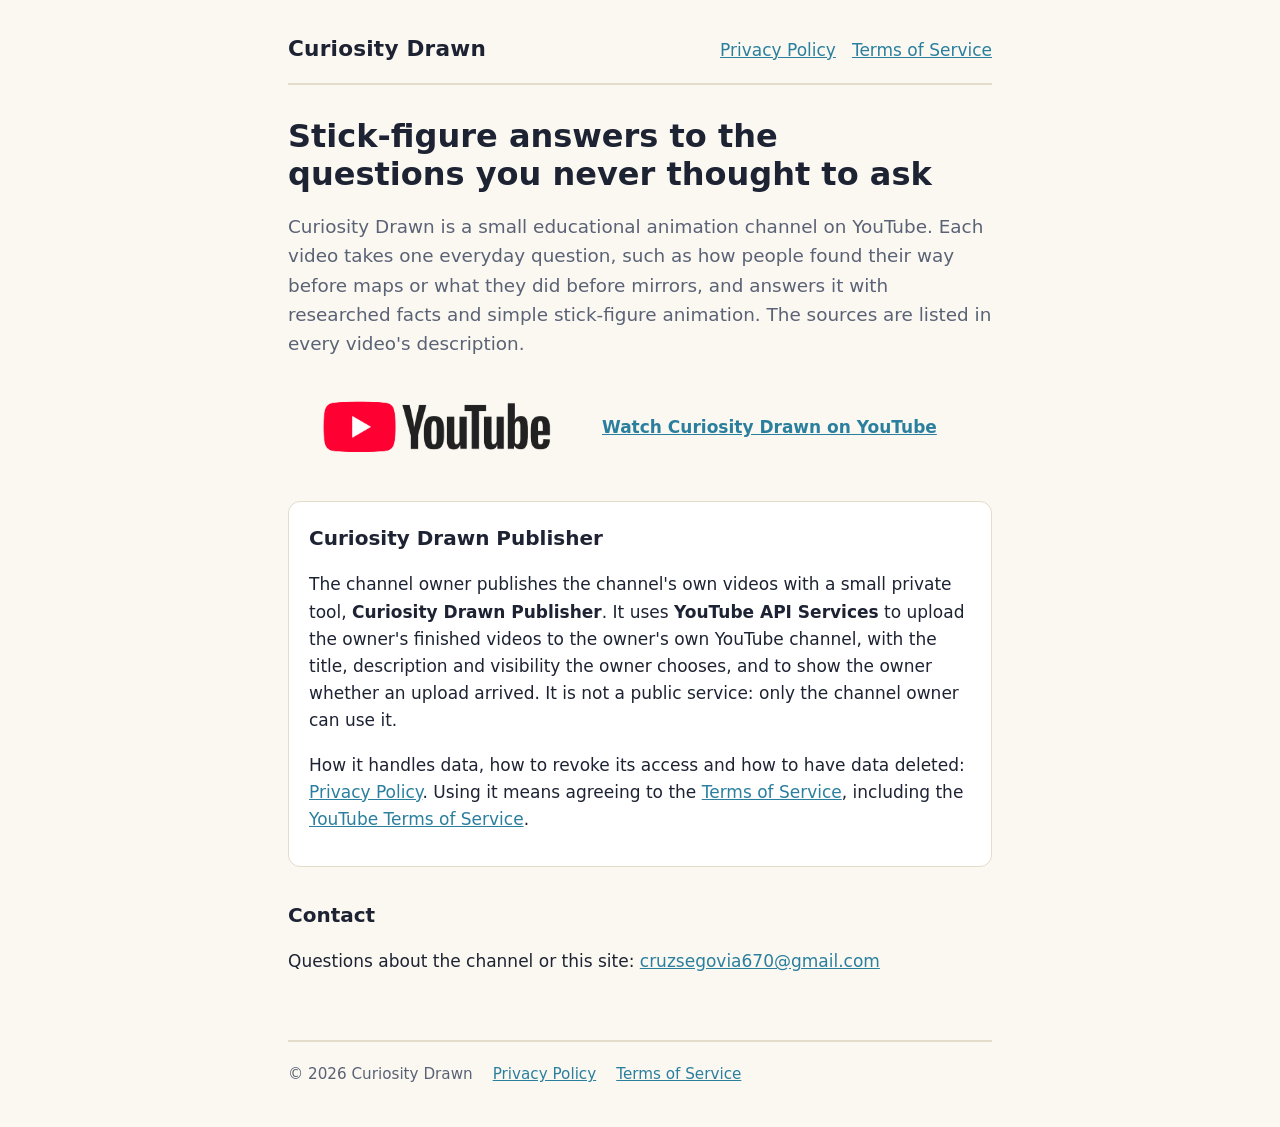
<file: index.html>
<!doctype html>
<html lang="en">
<head>
  <meta charset="utf-8">
  <meta name="viewport" content="width=device-width, initial-scale=1">
  <title>Curiosity Drawn</title>
  <meta name="description" content="Curiosity Drawn: short, researched stick-figure animations that answer everyday curiosity questions.">
  <link rel="stylesheet" href="style.css">
</head>
<body>
<header>
  <a class="brand" href="index.html">Curiosity Drawn</a>
  <nav aria-label="Site">
    <a href="privacy.html">Privacy Policy</a>
    <a href="terms.html">Terms of Service</a>
  </nav>
</header>
<main>
  <h1>Stick-figure answers to the questions you never thought to ask</h1>
  <p class="lede">Curiosity Drawn is a small educational animation channel on YouTube. Each video takes one everyday question, such as how people found their way before maps or what they did before mirrors, and answers it with researched facts and simple stick-figure animation. The sources are listed in every video's description.</p>

  <!-- Official, unmodified YouTube full-color logo from https://brand.youtube/youtube-logo (youtube-logo.zip, "Digital / 01 Full Color").
       The PNGs include YouTube's clear space; shown 100px tall (the minimum digital height), Almost Black wordmark on light, White on dark. -->
  <div class="yt">
    <a class="yt-logo" href="https://www.youtube.com/channel/UCSdVaSz_TK7dCGilqfeXdrA">
      <picture>
        <source srcset="assets/youtube_logo_white.png" media="(prefers-color-scheme: dark)">
        <img src="assets/youtube_logo.png" alt="Curiosity Drawn on YouTube" width="298" height="100">
      </picture>
    </a>
    <a class="yt-text" href="https://www.youtube.com/channel/UCSdVaSz_TK7dCGilqfeXdrA">Watch Curiosity Drawn on YouTube</a>
  </div>

  <div class="card">
    <h2>Curiosity Drawn Publisher</h2>
    <p>The channel owner publishes the channel's own videos with a small private tool, <strong>Curiosity Drawn Publisher</strong>. It uses <strong>YouTube API Services</strong> to upload the owner's finished videos to the owner's own YouTube channel, with the title, description and visibility the owner chooses, and to show the owner whether an upload arrived. It is not a public service: only the channel owner can use it.</p>
    <p>How it handles data, how to revoke its access and how to have data deleted: <a href="privacy.html">Privacy Policy</a>. Using it means agreeing to the <a href="terms.html">Terms of Service</a>, including the <a href="https://www.youtube.com/t/terms">YouTube Terms of Service</a>.</p>
  </div>

  <h2>Contact</h2>
  <p>Questions about the channel or this site: <a href="mailto:cruzsegovia670@gmail.com">cruzsegovia670@gmail.com</a></p>
</main>
<footer>
  <span>© 2026 Curiosity Drawn</span>
  <a href="privacy.html">Privacy Policy</a>
  <a href="terms.html">Terms of Service</a>
</footer>
</body>
</html>
</file>
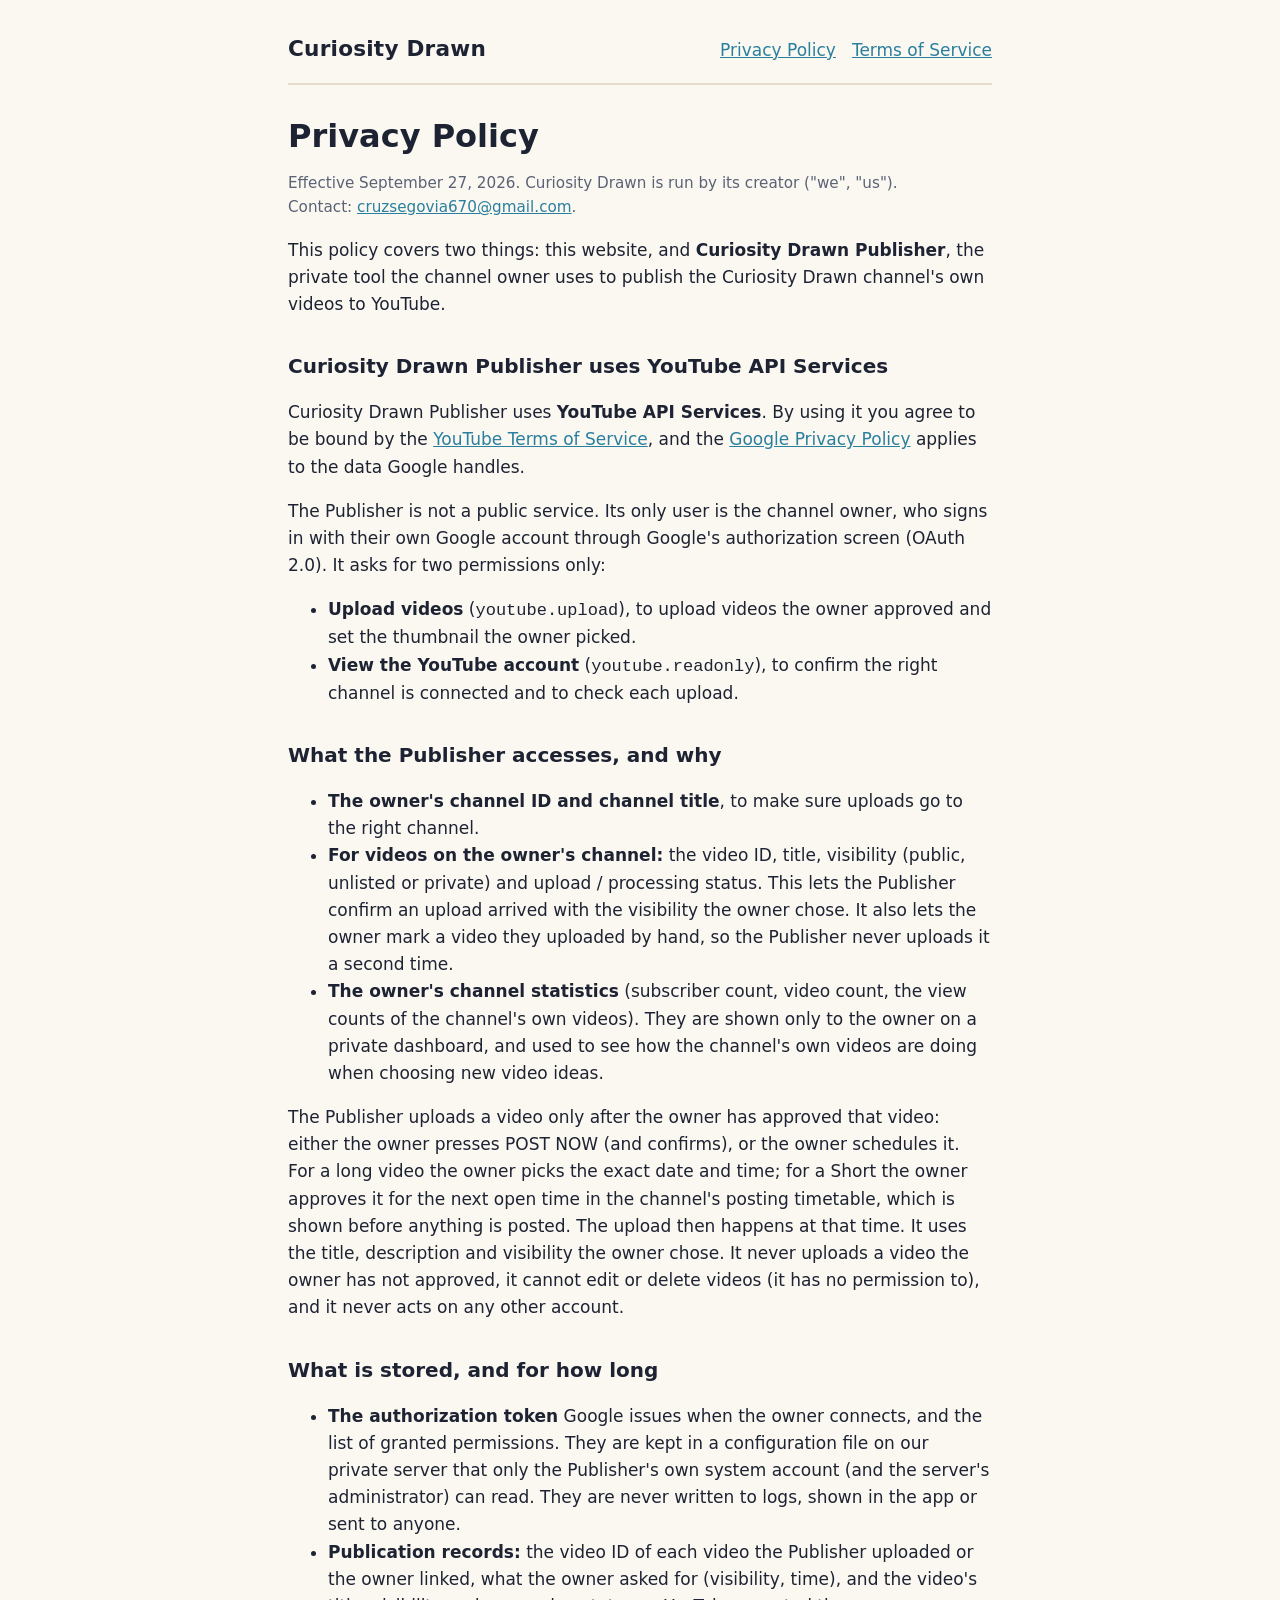
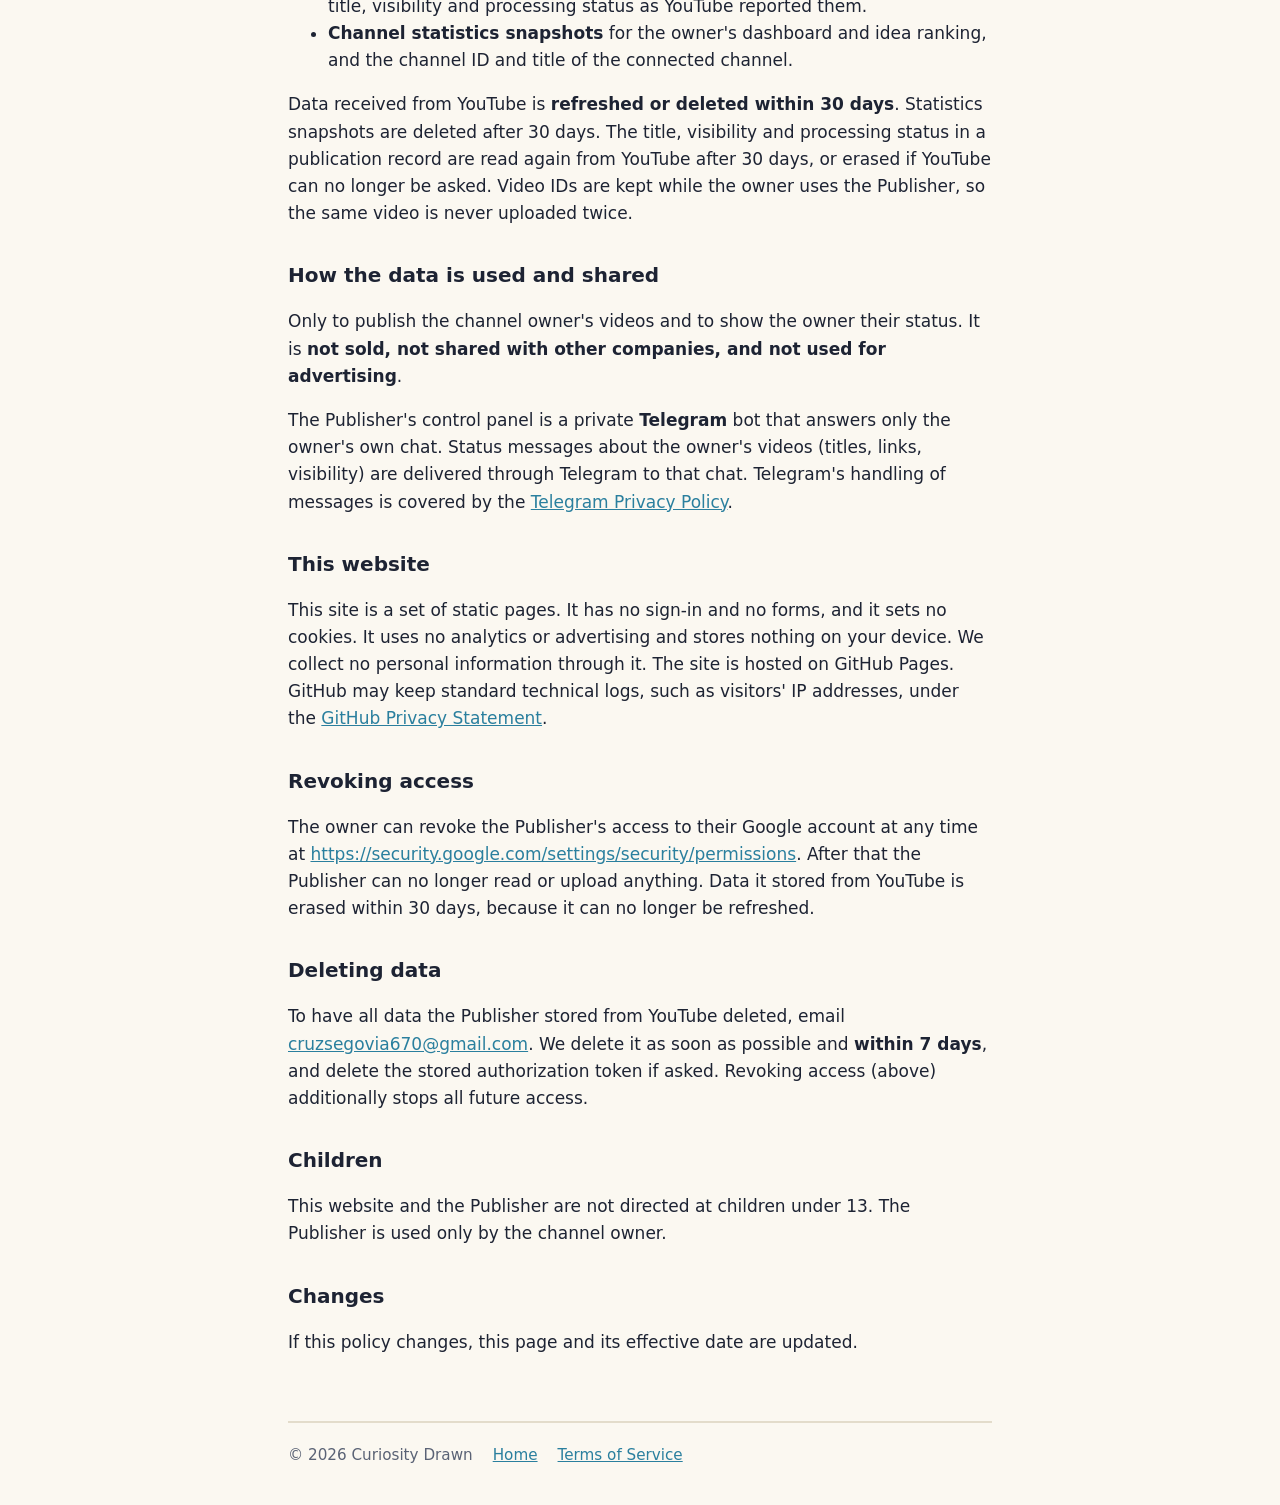
<file: privacy.html>
<!doctype html>
<html lang="en">
<head>
  <meta charset="utf-8">
  <meta name="viewport" content="width=device-width, initial-scale=1">
  <title>Curiosity Drawn Privacy Policy</title>
  <meta name="description" content="How Curiosity Drawn and its private publishing tool use YouTube API Services, what they store, and how to revoke access or delete data.">
  <link rel="stylesheet" href="style.css">
</head>
<body>
<header>
  <a class="brand" href="index.html">Curiosity Drawn</a>
  <nav aria-label="Site">
    <a href="privacy.html" aria-current="page">Privacy Policy</a>
    <a href="terms.html">Terms of Service</a>
  </nav>
</header>
<main>
  <h1>Privacy Policy</h1>
  <p class="meta">Effective September 27, 2026. Curiosity Drawn is run by its creator ("we", "us"). Contact: <a href="mailto:cruzsegovia670@gmail.com">cruzsegovia670@gmail.com</a>.</p>

  <p>This policy covers two things: this website, and <strong>Curiosity Drawn Publisher</strong>, the private tool the channel owner uses to publish the Curiosity Drawn channel's own videos to YouTube.</p>

  <h2 id="youtube-api-services">Curiosity Drawn Publisher uses YouTube API Services</h2>
  <p>Curiosity Drawn Publisher uses <strong>YouTube API Services</strong>. By using it you agree to be bound by the <a href="https://www.youtube.com/t/terms">YouTube Terms of Service</a>, and the <a href="http://www.google.com/policies/privacy">Google Privacy Policy</a> applies to the data Google handles.</p>
  <p>The Publisher is not a public service. Its only user is the channel owner, who signs in with their own Google account through Google's authorization screen (OAuth 2.0). It asks for two permissions only:</p>
  <ul>
    <li><strong>Upload videos</strong> (<code>youtube.upload</code>), to upload videos the owner approved and set the thumbnail the owner picked.</li>
    <li><strong>View the YouTube account</strong> (<code>youtube.readonly</code>), to confirm the right channel is connected and to check each upload.</li>
  </ul>

  <h2 id="data-accessed">What the Publisher accesses, and why</h2>
  <ul>
    <li><strong>The owner's channel ID and channel title</strong>, to make sure uploads go to the right channel.</li>
    <li><strong>For videos on the owner's channel:</strong> the video ID, title, visibility (public, unlisted or private) and upload / processing status. This lets the Publisher confirm an upload arrived with the visibility the owner chose. It also lets the owner mark a video they uploaded by hand, so the Publisher never uploads it a second time.</li>
    <li><strong>The owner's channel statistics</strong> (subscriber count, video count, the view counts of the channel's own videos). They are shown only to the owner on a private dashboard, and used to see how the channel's own videos are doing when choosing new video ideas.</li>
  </ul>
  <p>The Publisher uploads a video only after the owner has approved that video: either the owner presses POST NOW (and confirms), or the owner schedules it. For a long video the owner picks the exact date and time; for a Short the owner approves it for the next open time in the channel's posting timetable, which is shown before anything is posted. The upload then happens at that time. It uses the title, description and visibility the owner chose. It never uploads a video the owner has not approved, it cannot edit or delete videos (it has no permission to), and it never acts on any other account.</p>

  <h2 id="storage-and-retention">What is stored, and for how long</h2>
  <ul>
    <li><strong>The authorization token</strong> Google issues when the owner connects, and the list of granted permissions. They are kept in a configuration file on our private server that only the Publisher's own system account (and the server's administrator) can read. They are never written to logs, shown in the app or sent to anyone.</li>
    <li><strong>Publication records:</strong> the video ID of each video the Publisher uploaded or the owner linked, what the owner asked for (visibility, time), and the video's title, visibility and processing status as YouTube reported them.</li>
    <li><strong>Channel statistics snapshots</strong> for the owner's dashboard and idea ranking, and the channel ID and title of the connected channel.</li>
  </ul>
  <p>Data received from YouTube is <strong>refreshed or deleted within 30 days</strong>. Statistics snapshots are deleted after 30 days. The title, visibility and processing status in a publication record are read again from YouTube after 30 days, or erased if YouTube can no longer be asked. Video IDs are kept while the owner uses the Publisher, so the same video is never uploaded twice.</p>

  <h2 id="use-and-sharing">How the data is used and shared</h2>
  <p>Only to publish the channel owner's videos and to show the owner their status. It is <strong>not sold, not shared with other companies, and not used for advertising</strong>.</p>
  <p>The Publisher's control panel is a private <strong>Telegram</strong> bot that answers only the owner's own chat. Status messages about the owner's videos (titles, links, visibility) are delivered through Telegram to that chat. Telegram's handling of messages is covered by the <a href="https://telegram.org/privacy">Telegram Privacy Policy</a>.</p>

  <h2 id="this-website">This website</h2>
  <p>This site is a set of static pages. It has no sign-in and no forms, and it sets no cookies. It uses no analytics or advertising and stores nothing on your device. We collect no personal information through it. The site is hosted on GitHub Pages. GitHub may keep standard technical logs, such as visitors' IP addresses, under the <a href="https://docs.github.com/en/site-policy/privacy-policies/github-general-privacy-statement">GitHub Privacy Statement</a>.</p>

  <h2 id="revoking-access">Revoking access</h2>
  <p>The owner can revoke the Publisher's access to their Google account at any time at <a href="https://security.google.com/settings/security/permissions">https://security.google.com/settings/security/permissions</a>. After that the Publisher can no longer read or upload anything. Data it stored from YouTube is erased within 30 days, because it can no longer be refreshed.</p>

  <h2 id="deleting-data">Deleting data</h2>
  <p>To have all data the Publisher stored from YouTube deleted, email <a href="mailto:cruzsegovia670@gmail.com">cruzsegovia670@gmail.com</a>. We delete it as soon as possible and <strong>within 7 days</strong>, and delete the stored authorization token if asked. Revoking access (above) additionally stops all future access.</p>

  <h2 id="children">Children</h2>
  <p>This website and the Publisher are not directed at children under 13. The Publisher is used only by the channel owner.</p>

  <h2 id="changes">Changes</h2>
  <p>If this policy changes, this page and its effective date are updated.</p>
</main>
<footer>
  <span>© 2026 Curiosity Drawn</span>
  <a href="index.html">Home</a>
  <a href="terms.html">Terms of Service</a>
</footer>
</body>
</html>
</file>
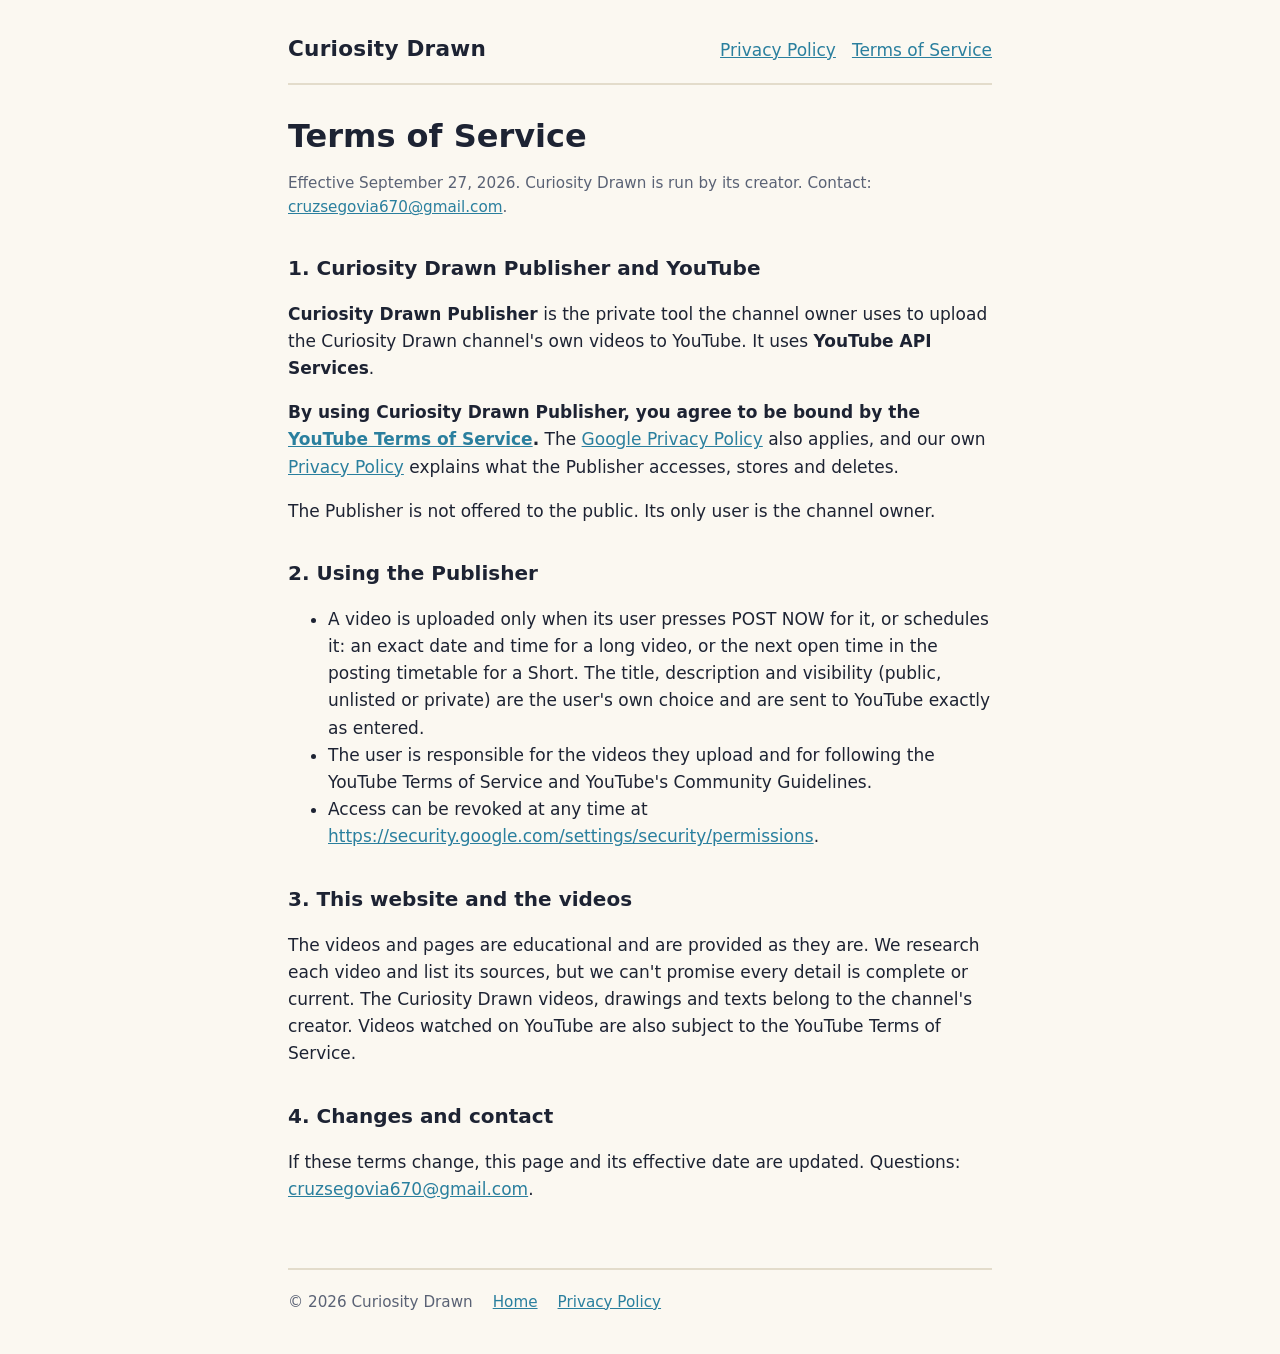
<file: terms.html>
<!doctype html>
<html lang="en">
<head>
  <meta charset="utf-8">
  <meta name="viewport" content="width=device-width, initial-scale=1">
  <title>Curiosity Drawn Terms of Service</title>
  <meta name="description" content="Terms for the Curiosity Drawn website and its private publishing tool, which uses YouTube API Services.">
  <link rel="stylesheet" href="style.css">
</head>
<body>
<header>
  <a class="brand" href="index.html">Curiosity Drawn</a>
  <nav aria-label="Site">
    <a href="privacy.html">Privacy Policy</a>
    <a href="terms.html" aria-current="page">Terms of Service</a>
  </nav>
</header>
<main>
  <h1>Terms of Service</h1>
  <p class="meta">Effective September 27, 2026. Curiosity Drawn is run by its creator. Contact: <a href="mailto:cruzsegovia670@gmail.com">cruzsegovia670@gmail.com</a>.</p>

  <h2 id="publisher-and-youtube">1. Curiosity Drawn Publisher and YouTube</h2>
  <p><strong>Curiosity Drawn Publisher</strong> is the private tool the channel owner uses to upload the Curiosity Drawn channel's own videos to YouTube. It uses <strong>YouTube API Services</strong>.</p>
  <p><strong>By using Curiosity Drawn Publisher, you agree to be bound by the <a href="https://www.youtube.com/t/terms">YouTube Terms of Service</a>.</strong> The <a href="http://www.google.com/policies/privacy">Google Privacy Policy</a> also applies, and our own <a href="privacy.html">Privacy Policy</a> explains what the Publisher accesses, stores and deletes.</p>
  <p>The Publisher is not offered to the public. Its only user is the channel owner.</p>

  <h2 id="using-the-publisher">2. Using the Publisher</h2>
  <ul>
    <li>A video is uploaded only when its user presses POST NOW for it, or schedules it: an exact date and time for a long video, or the next open time in the posting timetable for a Short. The title, description and visibility (public, unlisted or private) are the user's own choice and are sent to YouTube exactly as entered.</li>
    <li>The user is responsible for the videos they upload and for following the YouTube Terms of Service and YouTube's Community Guidelines.</li>
    <li>Access can be revoked at any time at <a href="https://security.google.com/settings/security/permissions">https://security.google.com/settings/security/permissions</a>.</li>
  </ul>

  <h2 id="website-and-videos">3. This website and the videos</h2>
  <p>The videos and pages are educational and are provided as they are. We research each video and list its sources, but we can't promise every detail is complete or current. The Curiosity Drawn videos, drawings and texts belong to the channel's creator. Videos watched on YouTube are also subject to the YouTube Terms of Service.</p>

  <h2 id="changes-and-contact">4. Changes and contact</h2>
  <p>If these terms change, this page and its effective date are updated. Questions: <a href="mailto:cruzsegovia670@gmail.com">cruzsegovia670@gmail.com</a>.</p>
</main>
<footer>
  <span>© 2026 Curiosity Drawn</span>
  <a href="index.html">Home</a>
  <a href="privacy.html">Privacy Policy</a>
</footer>
</body>
</html>
</file>
<file: style.css>
/* Curiosity Drawn - static public pages (homepage, privacy policy, terms). No scripts, no cookies, no trackers. */
:root {
  --paper: #fbf8f1; --ink: #1d2333; --muted: #5a6275; --line: #e3dccb; --accent: #2a7f9e; --accent-ink: #ffffff; --card: #ffffff;
}
@media (prefers-color-scheme: dark) {
  :root { --paper: #161a24; --ink: #eef0f5; --muted: #a3aabb; --line: #2c3344; --accent: #6cc3de; --accent-ink: #0e1420; --card: #1d2230; }
}
* { box-sizing: border-box; }
body { margin: 0; background: var(--paper); color: var(--ink); font: 17px/1.6 "Nunito", system-ui, -apple-system, "Segoe UI", sans-serif; padding-inline: 16px; }
main, header, footer { max-width: 44rem; margin: 0 auto; }
header { padding-block: 2rem 1rem; display: flex; flex-wrap: wrap; gap: .75rem 1.5rem; align-items: baseline; justify-content: space-between; border-bottom: 2px solid var(--line); }
header .brand { font-weight: 800; font-size: 1.35rem; color: var(--ink); text-decoration: none; letter-spacing: .01em; }
nav { display: flex; gap: 1rem; flex-wrap: wrap; }
nav a, footer a, main a { color: var(--accent); }
main { padding-block: 1.5rem 3rem; }
h1 { font-size: 2rem; line-height: 1.2; text-wrap: balance; margin: .5rem 0 1rem; }
h2 { font-size: 1.25rem; margin: 2rem 0 .5rem; text-wrap: balance; }
p, li { max-width: 65ch; }
.lede { font-size: 1.15rem; color: var(--muted); }
.card { background: var(--card); border: 1px solid var(--line); border-radius: 12px; padding: 1rem 1.25rem; margin: 1.5rem 0; }
.card h2 { margin-top: .25rem; }
.yt { display: flex; flex-wrap: wrap; align-items: center; gap: .25rem 1rem; margin: 1rem 0 .5rem; }
.yt-logo { display: block; line-height: 0; border-radius: 6px; }
.yt-logo img { width: 298px; max-width: 100%; height: auto; display: block; }
.yt-text { font-weight: 700; }
.meta { color: var(--muted); font-size: .95rem; }
footer { border-top: 2px solid var(--line); padding-block: 1.25rem 2.5rem; color: var(--muted); font-size: .95rem; display: flex; flex-wrap: wrap; gap: .5rem 1.25rem; }
a:focus-visible { outline: 3px solid var(--accent); outline-offset: 2px; }
</file>
